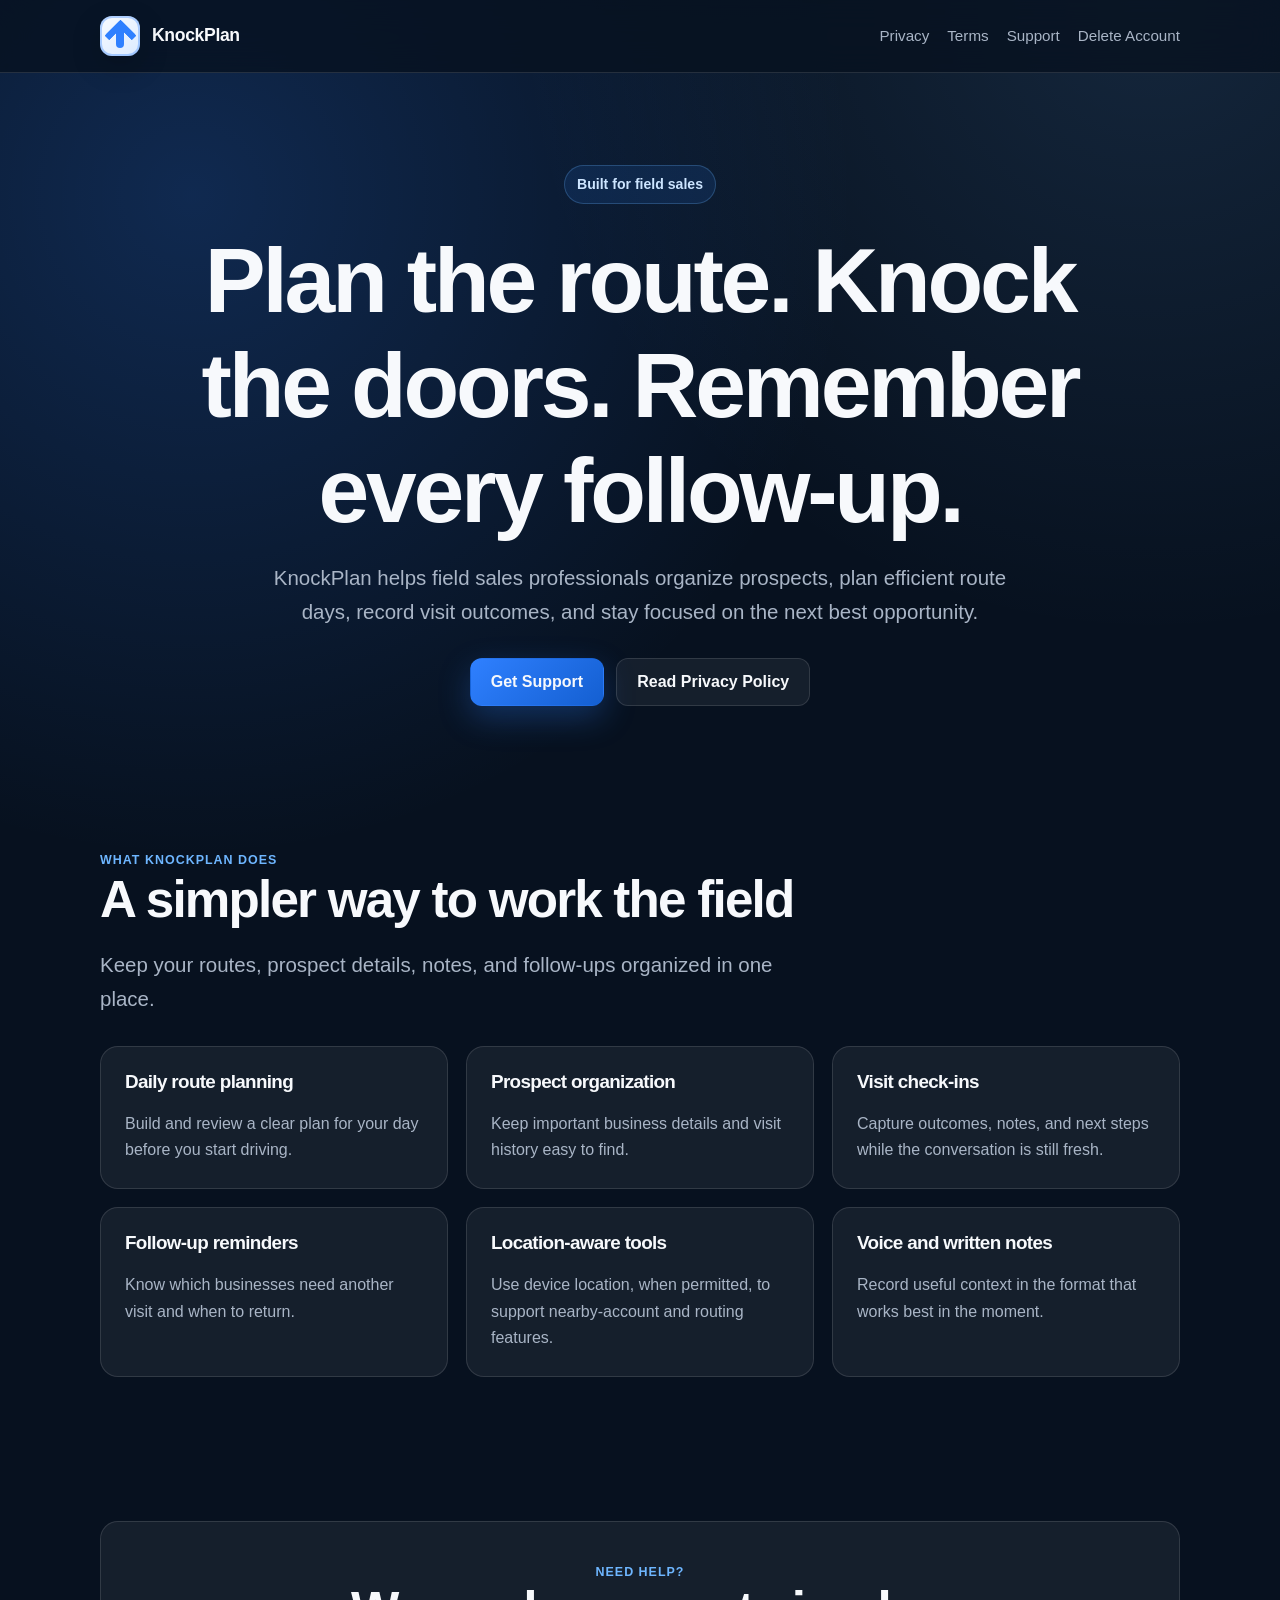
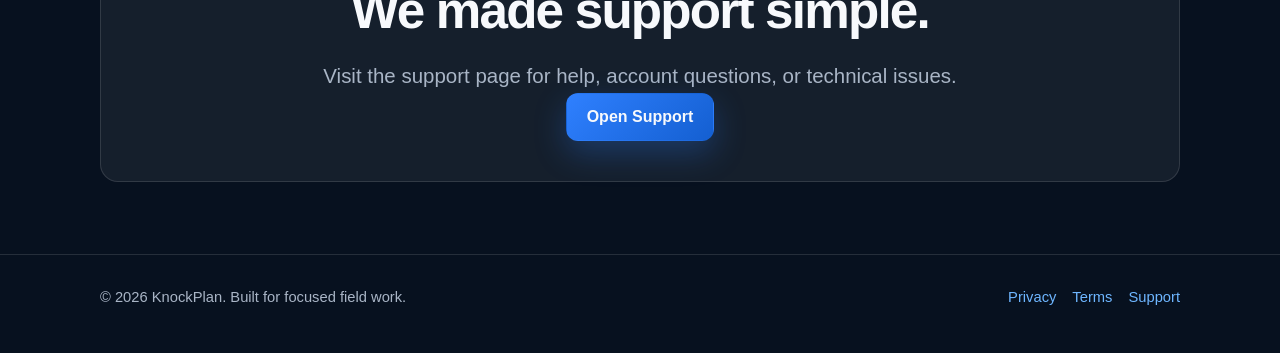
<file: index.html>
<!doctype html>
<html lang="en">
<head>
  <meta charset="utf-8">
  <meta name="viewport" content="width=device-width, initial-scale=1">
  <meta name="description" content="KnockPlan helps field sales professionals plan routes, organize prospects, capture visit outcomes, and manage follow-up.">
  <title>KnockPlan | Smarter Door-Knocking Routes</title>
  <link rel="stylesheet" href="styles.css">
</head>
<body>

<nav class="nav">
  <div class="shell nav-inner">
    <a class="brand" href="index.html">
      <span class="logo" aria-hidden="true"></span>
      <span>KnockPlan</span>
    </a>
    <div class="nav-links">
      <a href="privacy/">Privacy</a>
      <a href="terms/">Terms</a>
      <a href="support/">Support</a>
      <a href="delete-account/">Delete Account</a>
    </div>
  </div>
</nav>

<main>
  <section class="hero shell">
    <div class="badge">Built for field sales</div>
    <h1>Plan the route. Knock the doors. Remember every follow-up.</h1>
    <p class="lead">KnockPlan helps field sales professionals organize prospects, plan efficient route days, record visit outcomes, and stay focused on the next best opportunity.</p>
    <div class="actions">
      <a class="button primary" href="support/">Get Support</a>
      <a class="button" href="privacy/">Read Privacy Policy</a>
    </div>
  </section>

  <section class="section shell">
    <div class="section-head">
      <div class="eyebrow">What KnockPlan does</div>
      <h2>A simpler way to work the field</h2>
      <p class="lead" style="margin:0;text-align:left">Keep your routes, prospect details, notes, and follow-ups organized in one place.</p>
    </div>
    <div class="grid">
      <div class="card"><h3>Daily route planning</h3><p>Build and review a clear plan for your day before you start driving.</p></div>
      <div class="card"><h3>Prospect organization</h3><p>Keep important business details and visit history easy to find.</p></div>
      <div class="card"><h3>Visit check-ins</h3><p>Capture outcomes, notes, and next steps while the conversation is still fresh.</p></div>
      <div class="card"><h3>Follow-up reminders</h3><p>Know which businesses need another visit and when to return.</p></div>
      <div class="card"><h3>Location-aware tools</h3><p>Use device location, when permitted, to support nearby-account and routing features.</p></div>
      <div class="card"><h3>Voice and written notes</h3><p>Record useful context in the format that works best in the moment.</p></div>
    </div>
  </section>

  <section class="section shell">
    <div class="card" style="text-align:center;padding:40px">
      <div class="eyebrow">Need help?</div>
      <h2>We made support simple.</h2>
      <p class="lead">Visit the support page for help, account questions, or technical issues.</p>
      <a class="button primary" href="support/">Open Support</a>
    </div>
  </section>
</main>

<footer>
  <div class="shell footer-inner">
    <div>© 2026 KnockPlan. Built for focused field work.</div>
    <div class="footer-links">
      <a href="privacy/">Privacy</a>
      <a href="terms/">Terms</a>
      <a href="support/">Support</a>
    </div>
  </div>
</footer>

</body>
</html>
</file>
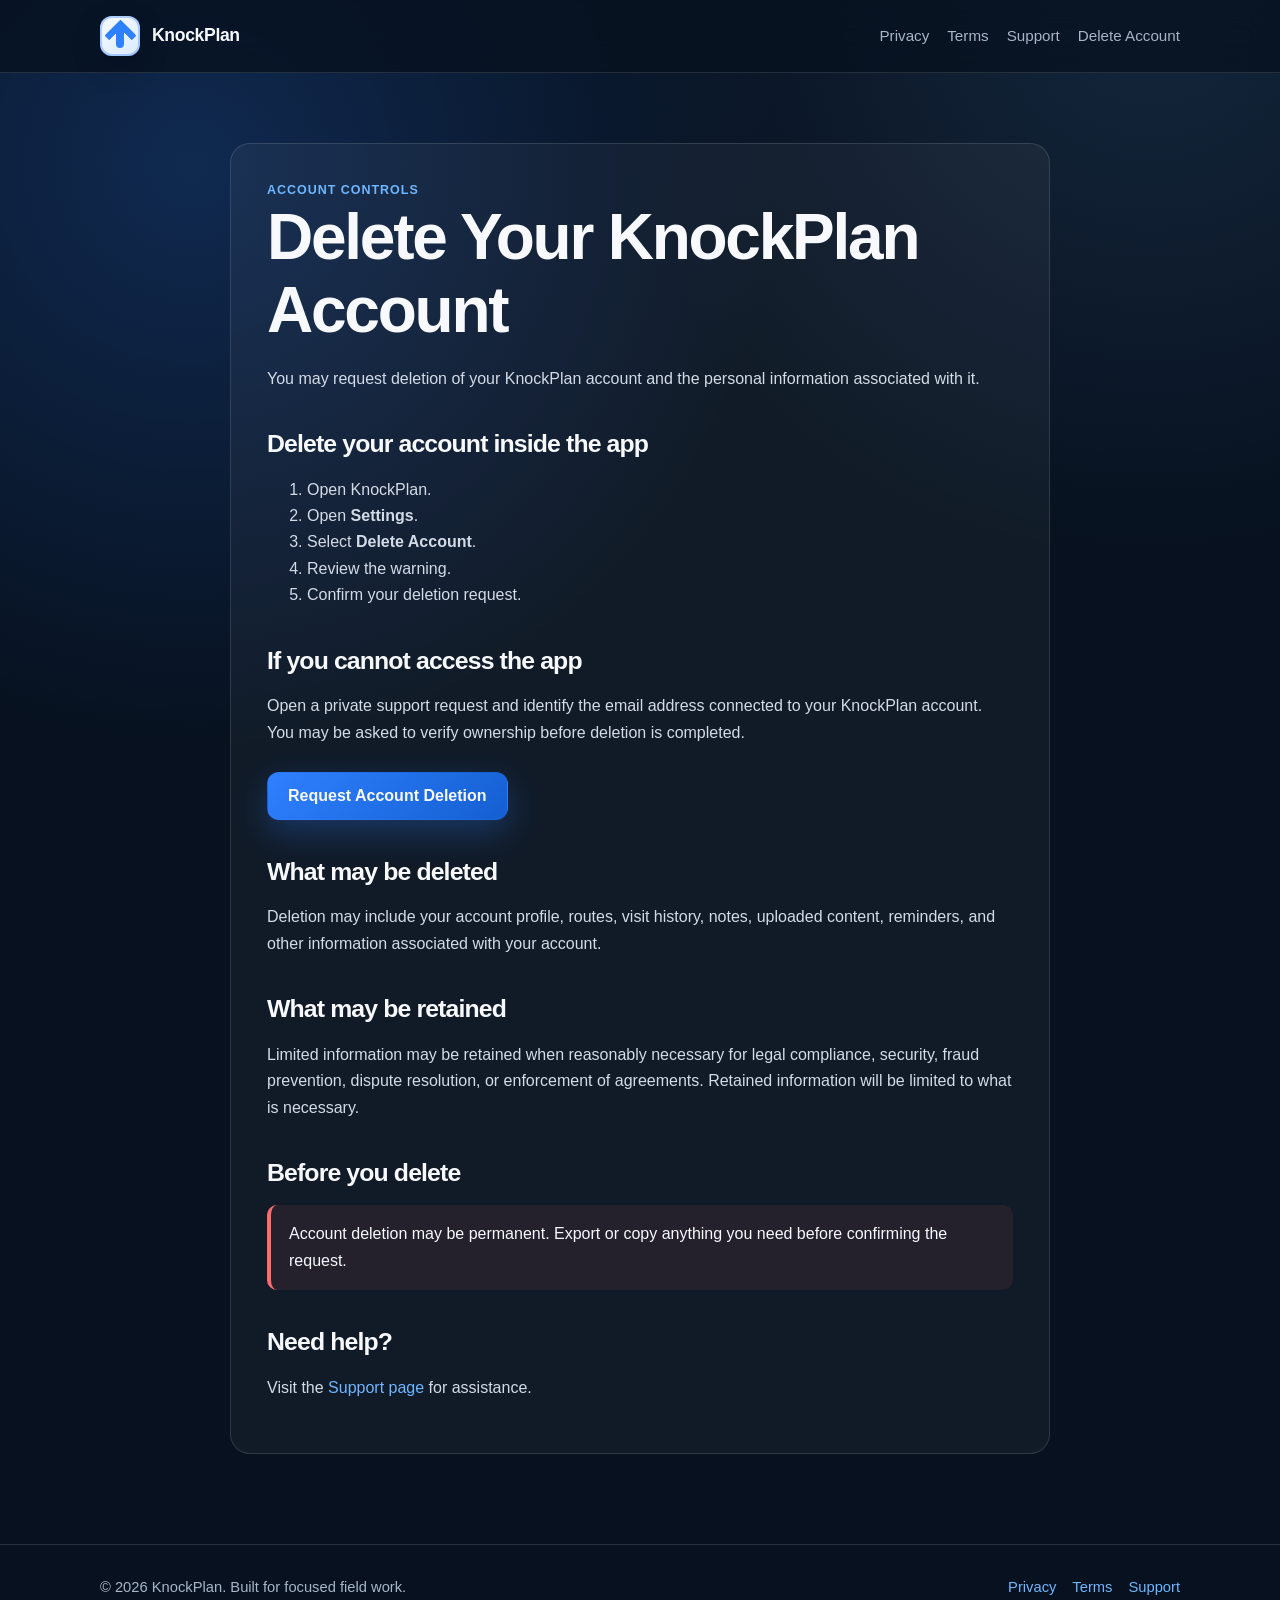
<file: delete-account/index.html>
<!doctype html>
<html lang="en">
<head>
  <meta charset="utf-8">
  <meta name="viewport" content="width=device-width, initial-scale=1">
  <title>Delete Account | KnockPlan</title>
  <link rel="stylesheet" href="../styles.css">
</head>
<body>

<nav class="nav">
  <div class="shell nav-inner">
    <a class="brand" href="../index.html">
      <span class="logo" aria-hidden="true"></span>
      <span>KnockPlan</span>
    </a>
    <div class="nav-links">
      <a href="../privacy/">Privacy</a>
      <a href="../terms/">Terms</a>
      <a href="../support/">Support</a>
      <a href="../delete-account/">Delete Account</a>
    </div>
  </div>
</nav>

<main class="page shell">
<article>
  <div class="eyebrow">Account controls</div>
  <h1>Delete Your KnockPlan Account</h1>
  <p>You may request deletion of your KnockPlan account and the personal information associated with it.</p>

  <h2>Delete your account inside the app</h2>
  <ol>
    <li>Open KnockPlan.</li>
    <li>Open <strong>Settings</strong>.</li>
    <li>Select <strong>Delete Account</strong>.</li>
    <li>Review the warning.</li>
    <li>Confirm your deletion request.</li>
  </ol>

  <h2>If you cannot access the app</h2>
  <p>Open a private support request and identify the email address connected to your KnockPlan account. You may be asked to verify ownership before deletion is completed.</p>

  <div class="actions" style="justify-content:flex-start;margin:26px 0">
    <a class="button primary" href="https://github.com/agentgoof950/knockplan/issues/new?title=KnockPlan%20Account%20Deletion%20Request" target="_blank" rel="noopener">Request Account Deletion</a>
  </div>

  <h2>What may be deleted</h2>
  <p>Deletion may include your account profile, routes, visit history, notes, uploaded content, reminders, and other information associated with your account.</p>

  <h2>What may be retained</h2>
  <p>Limited information may be retained when reasonably necessary for legal compliance, security, fraud prevention, dispute resolution, or enforcement of agreements. Retained information will be limited to what is necessary.</p>

  <h2>Before you delete</h2>
  <div class="notice danger">
    Account deletion may be permanent. Export or copy anything you need before confirming the request.
  </div>

  <h2>Need help?</h2>
  <p>Visit the <a href="../support/">Support page</a> for assistance.</p>
</article>
</main>

<footer>
  <div class="shell footer-inner">
    <div>© 2026 KnockPlan. Built for focused field work.</div>
    <div class="footer-links">
      <a href="../privacy/">Privacy</a>
      <a href="../terms/">Terms</a>
      <a href="../support/">Support</a>
    </div>
  </div>
</footer>

</body>
</html>
</file>
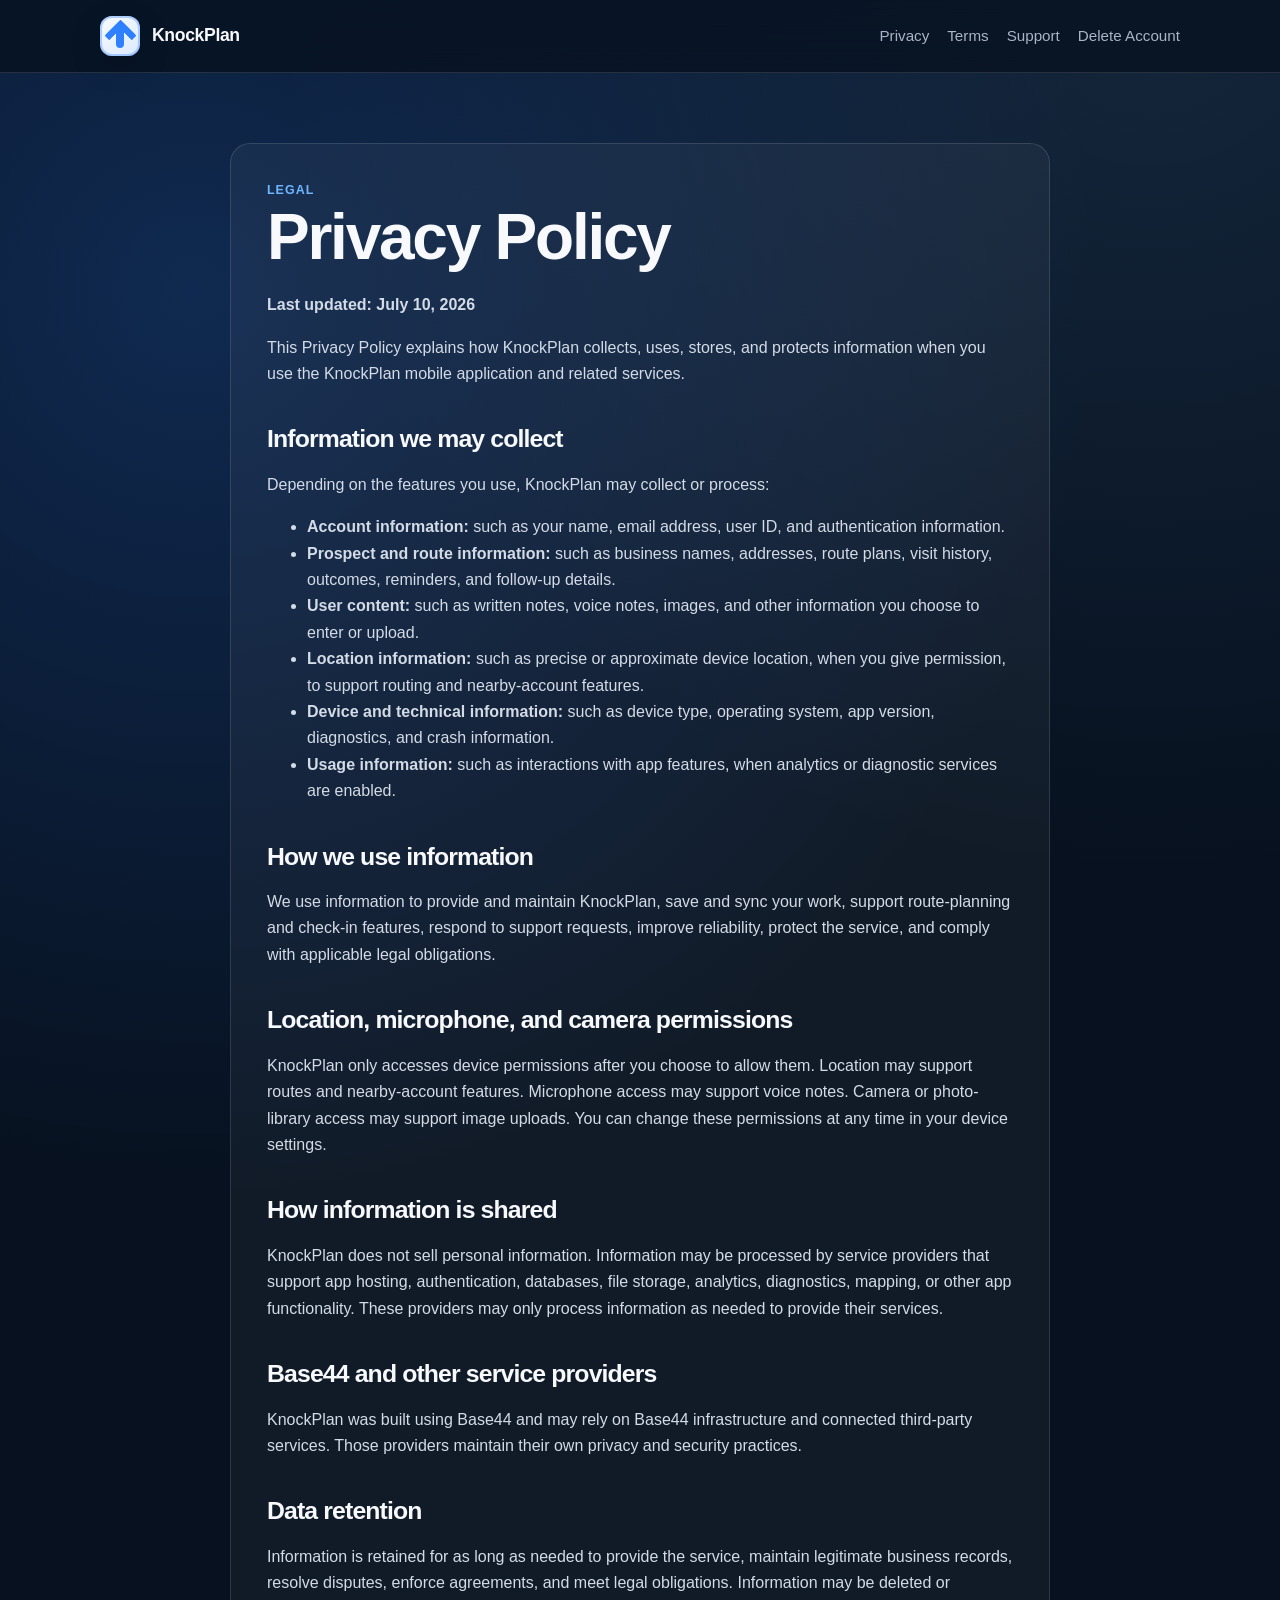
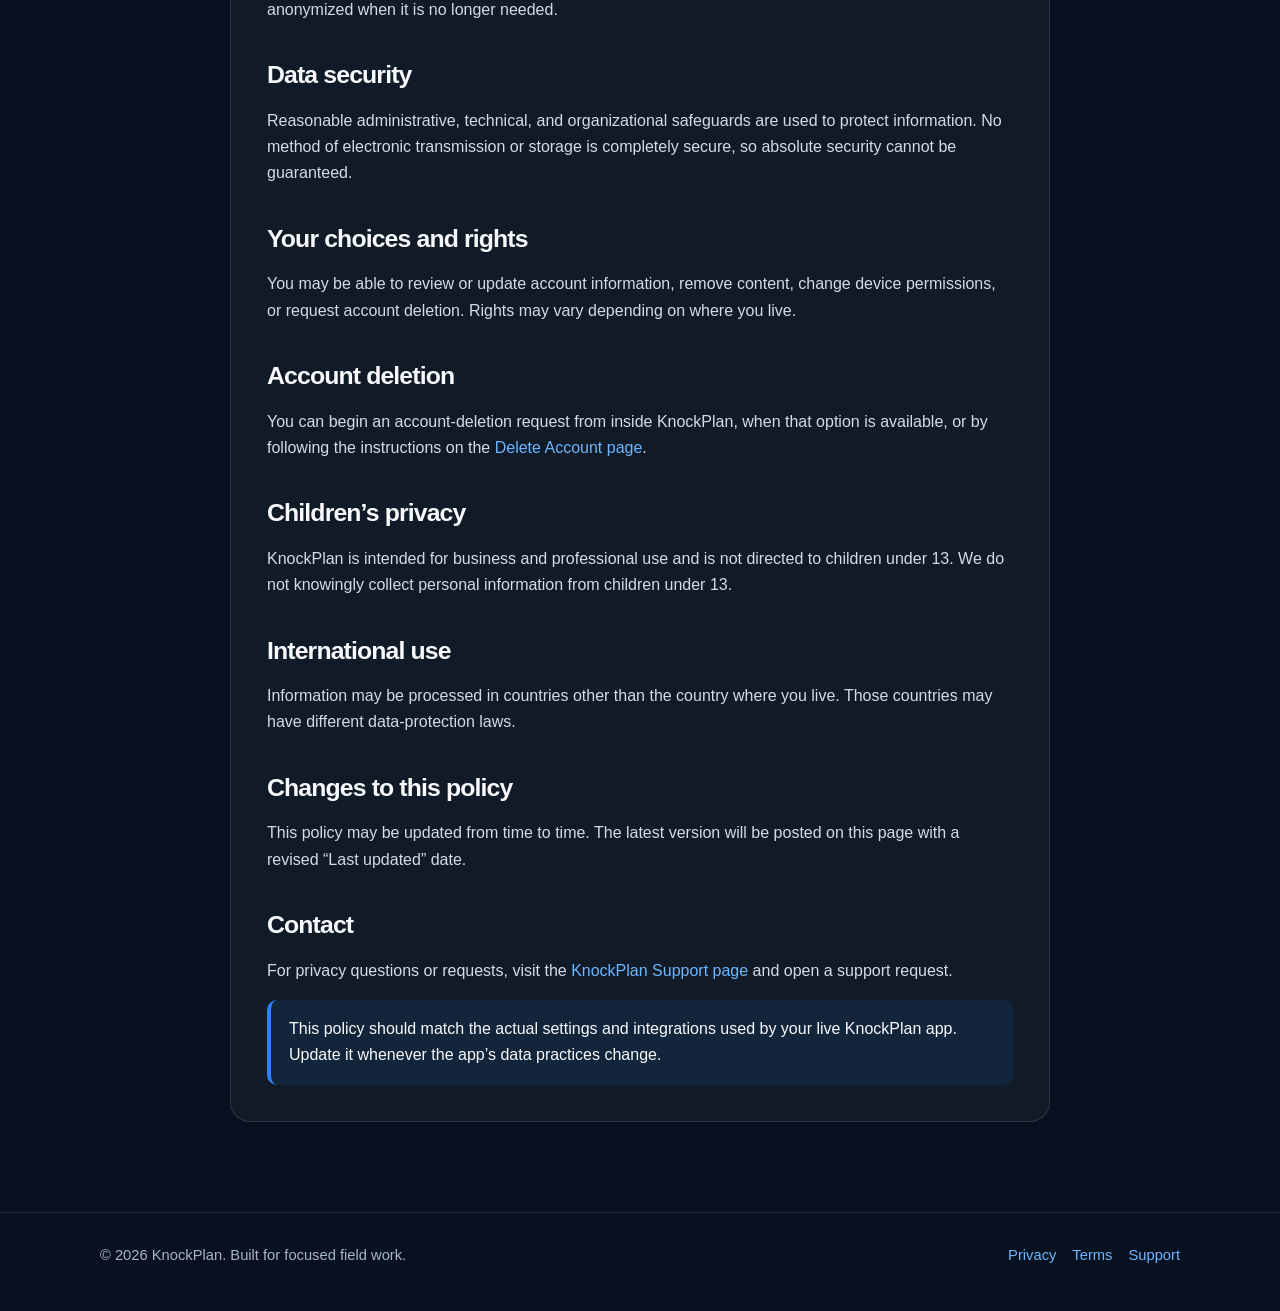
<file: privacy/index.html>
<!doctype html>
<html lang="en">
<head>
  <meta charset="utf-8">
  <meta name="viewport" content="width=device-width, initial-scale=1">
  <title>Privacy Policy | KnockPlan</title>
  <link rel="stylesheet" href="../styles.css">
</head>
<body>

<nav class="nav">
  <div class="shell nav-inner">
    <a class="brand" href="../index.html">
      <span class="logo" aria-hidden="true"></span>
      <span>KnockPlan</span>
    </a>
    <div class="nav-links">
      <a href="../privacy/">Privacy</a>
      <a href="../terms/">Terms</a>
      <a href="../support/">Support</a>
      <a href="../delete-account/">Delete Account</a>
    </div>
  </div>
</nav>

<main class="page shell">
<article>
  <div class="eyebrow">Legal</div>
  <h1>Privacy Policy</h1>
  <p><strong>Last updated: July 10, 2026</strong></p>
  <p>This Privacy Policy explains how KnockPlan collects, uses, stores, and protects information when you use the KnockPlan mobile application and related services.</p>

  <h2>Information we may collect</h2>
  <p>Depending on the features you use, KnockPlan may collect or process:</p>
  <ul>
    <li><strong>Account information:</strong> such as your name, email address, user ID, and authentication information.</li>
    <li><strong>Prospect and route information:</strong> such as business names, addresses, route plans, visit history, outcomes, reminders, and follow-up details.</li>
    <li><strong>User content:</strong> such as written notes, voice notes, images, and other information you choose to enter or upload.</li>
    <li><strong>Location information:</strong> such as precise or approximate device location, when you give permission, to support routing and nearby-account features.</li>
    <li><strong>Device and technical information:</strong> such as device type, operating system, app version, diagnostics, and crash information.</li>
    <li><strong>Usage information:</strong> such as interactions with app features, when analytics or diagnostic services are enabled.</li>
  </ul>

  <h2>How we use information</h2>
  <p>We use information to provide and maintain KnockPlan, save and sync your work, support route-planning and check-in features, respond to support requests, improve reliability, protect the service, and comply with applicable legal obligations.</p>

  <h2>Location, microphone, and camera permissions</h2>
  <p>KnockPlan only accesses device permissions after you choose to allow them. Location may support routes and nearby-account features. Microphone access may support voice notes. Camera or photo-library access may support image uploads. You can change these permissions at any time in your device settings.</p>

  <h2>How information is shared</h2>
  <p>KnockPlan does not sell personal information. Information may be processed by service providers that support app hosting, authentication, databases, file storage, analytics, diagnostics, mapping, or other app functionality. These providers may only process information as needed to provide their services.</p>

  <h2>Base44 and other service providers</h2>
  <p>KnockPlan was built using Base44 and may rely on Base44 infrastructure and connected third-party services. Those providers maintain their own privacy and security practices.</p>

  <h2>Data retention</h2>
  <p>Information is retained for as long as needed to provide the service, maintain legitimate business records, resolve disputes, enforce agreements, and meet legal obligations. Information may be deleted or anonymized when it is no longer needed.</p>

  <h2>Data security</h2>
  <p>Reasonable administrative, technical, and organizational safeguards are used to protect information. No method of electronic transmission or storage is completely secure, so absolute security cannot be guaranteed.</p>

  <h2>Your choices and rights</h2>
  <p>You may be able to review or update account information, remove content, change device permissions, or request account deletion. Rights may vary depending on where you live.</p>

  <h2>Account deletion</h2>
  <p>You can begin an account-deletion request from inside KnockPlan, when that option is available, or by following the instructions on the <a href="../delete-account/">Delete Account page</a>.</p>

  <h2>Children’s privacy</h2>
  <p>KnockPlan is intended for business and professional use and is not directed to children under 13. We do not knowingly collect personal information from children under 13.</p>

  <h2>International use</h2>
  <p>Information may be processed in countries other than the country where you live. Those countries may have different data-protection laws.</p>

  <h2>Changes to this policy</h2>
  <p>This policy may be updated from time to time. The latest version will be posted on this page with a revised “Last updated” date.</p>

  <h2>Contact</h2>
  <p>For privacy questions or requests, visit the <a href="../support/">KnockPlan Support page</a> and open a support request.</p>

  <div class="notice">
    This policy should match the actual settings and integrations used by your live KnockPlan app. Update it whenever the app’s data practices change.
  </div>
</article>
</main>

<footer>
  <div class="shell footer-inner">
    <div>© 2026 KnockPlan. Built for focused field work.</div>
    <div class="footer-links">
      <a href="../privacy/">Privacy</a>
      <a href="../terms/">Terms</a>
      <a href="../support/">Support</a>
    </div>
  </div>
</footer>

</body>
</html>
</file>
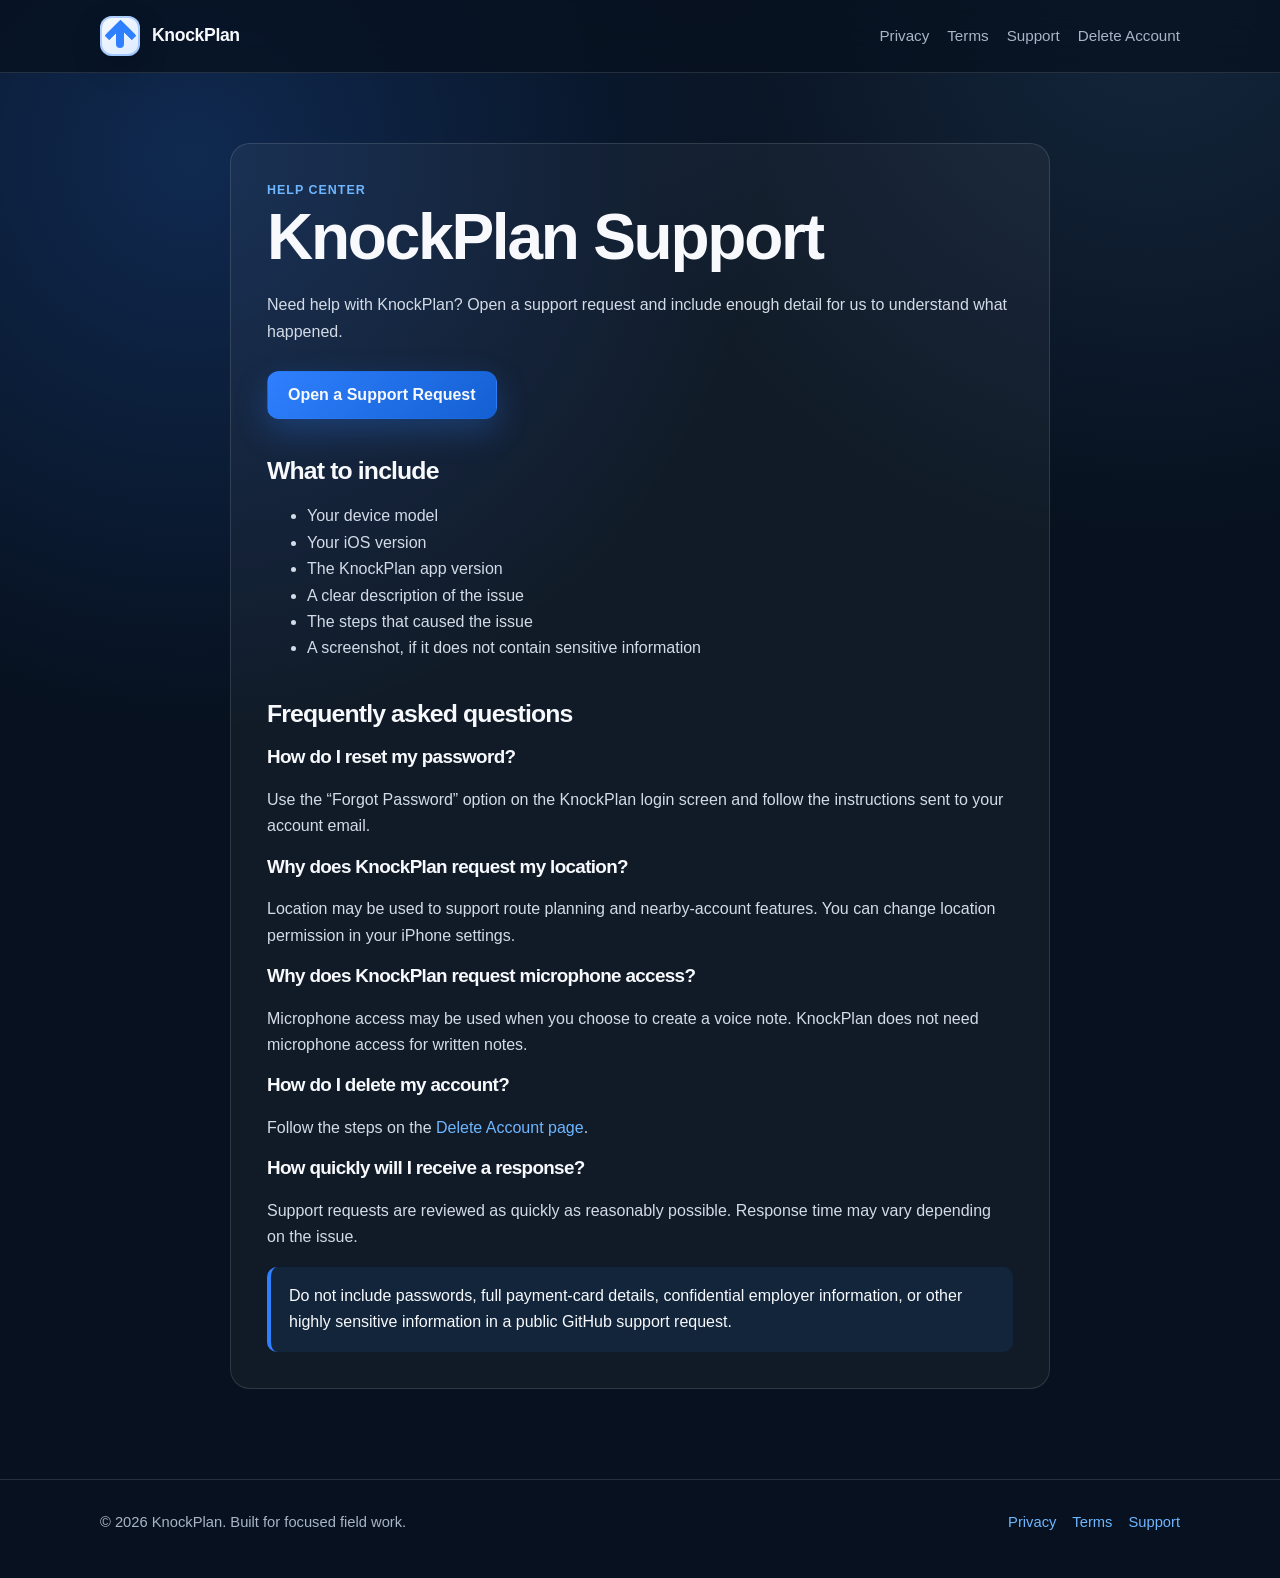
<file: support/index.html>
<!doctype html>
<html lang="en">
<head>
  <meta charset="utf-8">
  <meta name="viewport" content="width=device-width, initial-scale=1">
  <title>Support | KnockPlan</title>
  <link rel="stylesheet" href="../styles.css">
</head>
<body>

<nav class="nav">
  <div class="shell nav-inner">
    <a class="brand" href="../index.html">
      <span class="logo" aria-hidden="true"></span>
      <span>KnockPlan</span>
    </a>
    <div class="nav-links">
      <a href="../privacy/">Privacy</a>
      <a href="../terms/">Terms</a>
      <a href="../support/">Support</a>
      <a href="../delete-account/">Delete Account</a>
    </div>
  </div>
</nav>

<main class="page shell">
<article>
  <div class="eyebrow">Help center</div>
  <h1>KnockPlan Support</h1>
  <p>Need help with KnockPlan? Open a support request and include enough detail for us to understand what happened.</p>

  <div class="actions" style="justify-content:flex-start;margin:26px 0">
    <a class="button primary" href="https://github.com/agentgoof950/knockplan/issues/new" target="_blank" rel="noopener">Open a Support Request</a>
  </div>

  <h2>What to include</h2>
  <ul>
    <li>Your device model</li>
    <li>Your iOS version</li>
    <li>The KnockPlan app version</li>
    <li>A clear description of the issue</li>
    <li>The steps that caused the issue</li>
    <li>A screenshot, if it does not contain sensitive information</li>
  </ul>

  <h2>Frequently asked questions</h2>

  <h3>How do I reset my password?</h3>
  <p>Use the “Forgot Password” option on the KnockPlan login screen and follow the instructions sent to your account email.</p>

  <h3>Why does KnockPlan request my location?</h3>
  <p>Location may be used to support route planning and nearby-account features. You can change location permission in your iPhone settings.</p>

  <h3>Why does KnockPlan request microphone access?</h3>
  <p>Microphone access may be used when you choose to create a voice note. KnockPlan does not need microphone access for written notes.</p>

  <h3>How do I delete my account?</h3>
  <p>Follow the steps on the <a href="../delete-account/">Delete Account page</a>.</p>

  <h3>How quickly will I receive a response?</h3>
  <p>Support requests are reviewed as quickly as reasonably possible. Response time may vary depending on the issue.</p>

  <div class="notice">
    Do not include passwords, full payment-card details, confidential employer information, or other highly sensitive information in a public GitHub support request.
  </div>
</article>
</main>

<footer>
  <div class="shell footer-inner">
    <div>© 2026 KnockPlan. Built for focused field work.</div>
    <div class="footer-links">
      <a href="../privacy/">Privacy</a>
      <a href="../terms/">Terms</a>
      <a href="../support/">Support</a>
    </div>
  </div>
</footer>

</body>
</html>
</file>
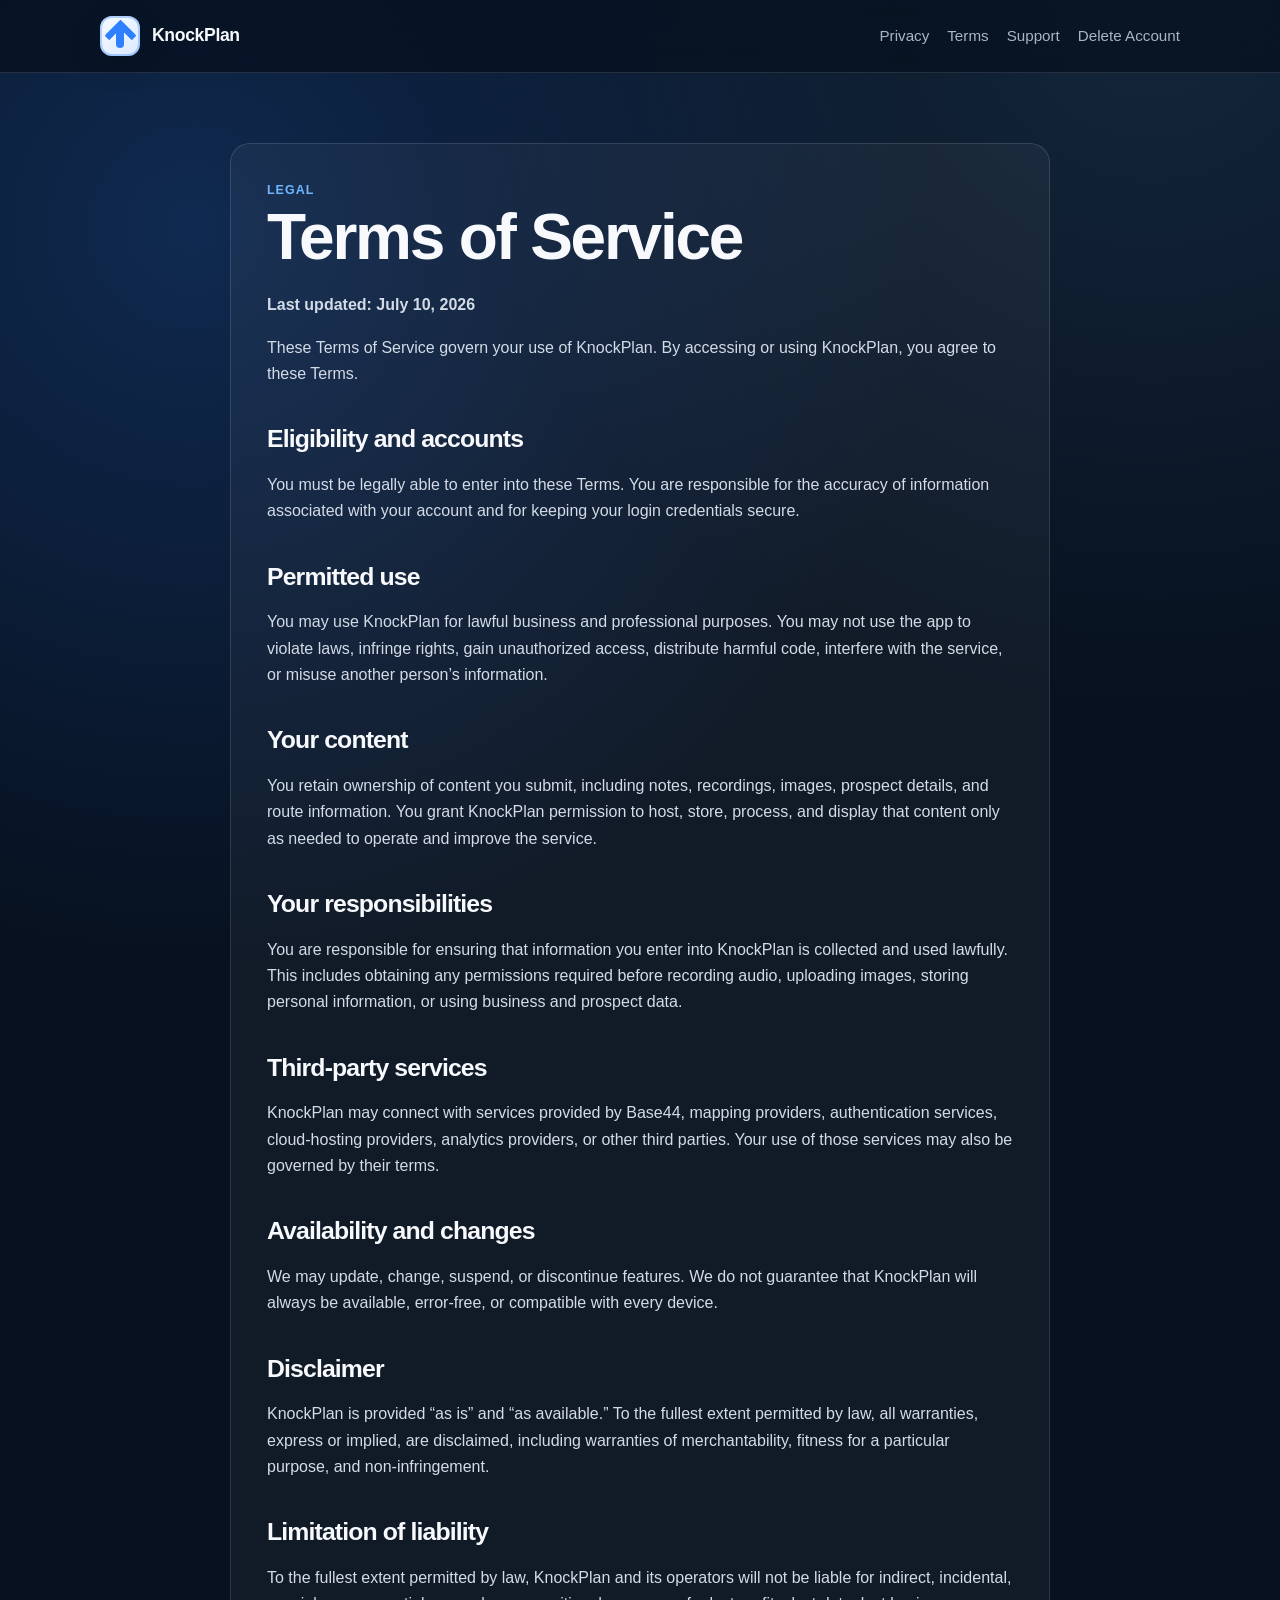
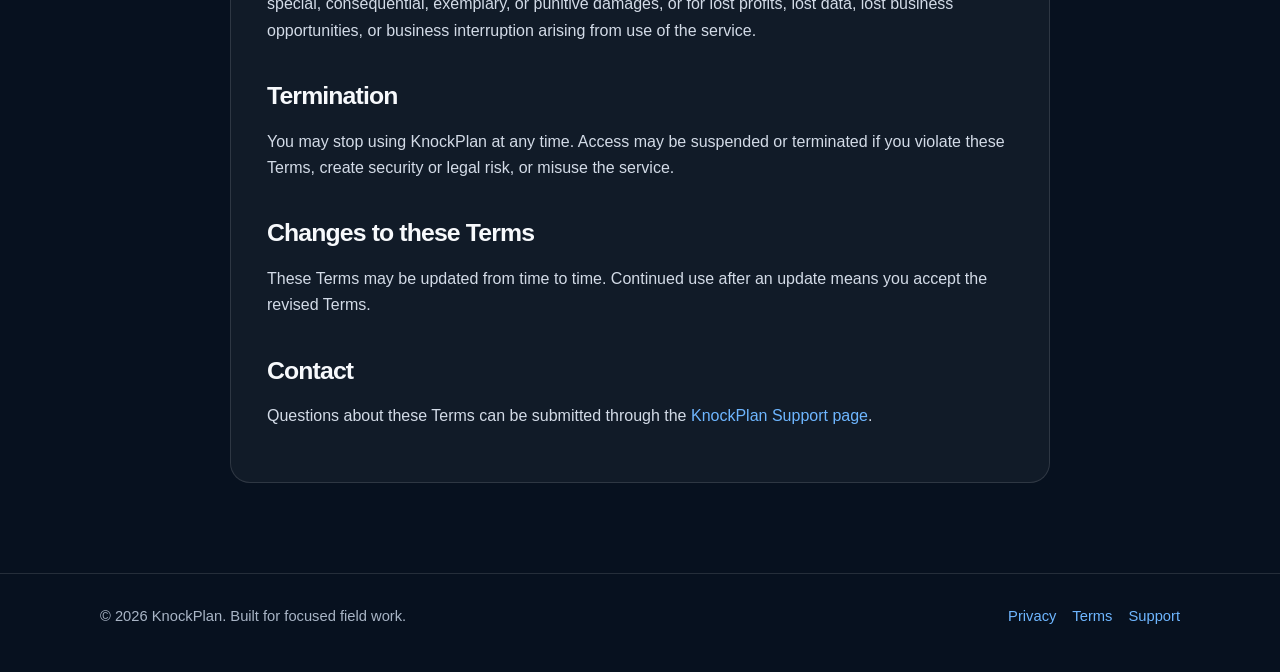
<file: terms/index.html>
<!doctype html>
<html lang="en">
<head>
  <meta charset="utf-8">
  <meta name="viewport" content="width=device-width, initial-scale=1">
  <title>Terms of Service | KnockPlan</title>
  <link rel="stylesheet" href="../styles.css">
</head>
<body>

<nav class="nav">
  <div class="shell nav-inner">
    <a class="brand" href="../index.html">
      <span class="logo" aria-hidden="true"></span>
      <span>KnockPlan</span>
    </a>
    <div class="nav-links">
      <a href="../privacy/">Privacy</a>
      <a href="../terms/">Terms</a>
      <a href="../support/">Support</a>
      <a href="../delete-account/">Delete Account</a>
    </div>
  </div>
</nav>

<main class="page shell">
<article>
  <div class="eyebrow">Legal</div>
  <h1>Terms of Service</h1>
  <p><strong>Last updated: July 10, 2026</strong></p>
  <p>These Terms of Service govern your use of KnockPlan. By accessing or using KnockPlan, you agree to these Terms.</p>

  <h2>Eligibility and accounts</h2>
  <p>You must be legally able to enter into these Terms. You are responsible for the accuracy of information associated with your account and for keeping your login credentials secure.</p>

  <h2>Permitted use</h2>
  <p>You may use KnockPlan for lawful business and professional purposes. You may not use the app to violate laws, infringe rights, gain unauthorized access, distribute harmful code, interfere with the service, or misuse another person’s information.</p>

  <h2>Your content</h2>
  <p>You retain ownership of content you submit, including notes, recordings, images, prospect details, and route information. You grant KnockPlan permission to host, store, process, and display that content only as needed to operate and improve the service.</p>

  <h2>Your responsibilities</h2>
  <p>You are responsible for ensuring that information you enter into KnockPlan is collected and used lawfully. This includes obtaining any permissions required before recording audio, uploading images, storing personal information, or using business and prospect data.</p>

  <h2>Third-party services</h2>
  <p>KnockPlan may connect with services provided by Base44, mapping providers, authentication services, cloud-hosting providers, analytics providers, or other third parties. Your use of those services may also be governed by their terms.</p>

  <h2>Availability and changes</h2>
  <p>We may update, change, suspend, or discontinue features. We do not guarantee that KnockPlan will always be available, error-free, or compatible with every device.</p>

  <h2>Disclaimer</h2>
  <p>KnockPlan is provided “as is” and “as available.” To the fullest extent permitted by law, all warranties, express or implied, are disclaimed, including warranties of merchantability, fitness for a particular purpose, and non-infringement.</p>

  <h2>Limitation of liability</h2>
  <p>To the fullest extent permitted by law, KnockPlan and its operators will not be liable for indirect, incidental, special, consequential, exemplary, or punitive damages, or for lost profits, lost data, lost business opportunities, or business interruption arising from use of the service.</p>

  <h2>Termination</h2>
  <p>You may stop using KnockPlan at any time. Access may be suspended or terminated if you violate these Terms, create security or legal risk, or misuse the service.</p>

  <h2>Changes to these Terms</h2>
  <p>These Terms may be updated from time to time. Continued use after an update means you accept the revised Terms.</p>

  <h2>Contact</h2>
  <p>Questions about these Terms can be submitted through the <a href="../support/">KnockPlan Support page</a>.</p>
</article>
</main>

<footer>
  <div class="shell footer-inner">
    <div>© 2026 KnockPlan. Built for focused field work.</div>
    <div class="footer-links">
      <a href="../privacy/">Privacy</a>
      <a href="../terms/">Terms</a>
      <a href="../support/">Support</a>
    </div>
  </div>
</footer>

</body>
</html>
</file>
<file: styles.css>
:root {
  --bg: #07111f;
  --bg-soft: #0d1a2b;
  --card: rgba(255,255,255,0.06);
  --card-border: rgba(255,255,255,0.12);
  --text: #f7f9fc;
  --muted: #a9b5c6;
  --blue: #2f80ff;
  --blue-2: #6eb6ff;
  --danger: #ff6b6b;
  --max: 1080px;
}

* { box-sizing: border-box; }

html { scroll-behavior: smooth; }

body {
  margin: 0;
  font-family: Inter, ui-sans-serif, -apple-system, BlinkMacSystemFont, "Segoe UI", sans-serif;
  background:
    radial-gradient(circle at 15% 10%, rgba(47,128,255,.22), transparent 32%),
    radial-gradient(circle at 90% 0%, rgba(110,182,255,.13), transparent 28%),
    var(--bg);
  color: var(--text);
  line-height: 1.65;
}

a { color: var(--blue-2); text-decoration: none; }
a:hover { text-decoration: underline; }

.shell { width: min(calc(100% - 32px), var(--max)); margin: 0 auto; }

.nav {
  position: sticky;
  top: 0;
  z-index: 20;
  backdrop-filter: blur(16px);
  background: rgba(7,17,31,.78);
  border-bottom: 1px solid var(--card-border);
}

.nav-inner {
  min-height: 72px;
  display: flex;
  align-items: center;
  justify-content: space-between;
  gap: 20px;
}

.brand {
  display: flex;
  align-items: center;
  gap: 12px;
  color: var(--text);
  font-weight: 800;
  letter-spacing: -.02em;
  font-size: 1.1rem;
}

.logo {
  width: 40px;
  height: 40px;
  border-radius: 12px;
  background: linear-gradient(145deg, #f8fbff, #dbeaff);
  position: relative;
  box-shadow: inset 0 0 0 2px rgba(47,128,255,.35), 0 10px 30px rgba(0,0,0,.2);
}

.logo:before {
  content: "";
  position: absolute;
  width: 8px;
  height: 22px;
  background: var(--blue);
  border-radius: 999px;
  left: 16px;
  top: 10px;
}

.logo:after {
  content: "";
  position: absolute;
  width: 16px;
  height: 16px;
  border-left: 7px solid var(--blue);
  border-top: 7px solid var(--blue);
  transform: rotate(45deg);
  left: 9px;
  top: 8px;
  border-radius: 2px;
}

.nav-links {
  display: flex;
  flex-wrap: wrap;
  gap: 18px;
  font-size: .95rem;
}

.nav-links a { color: var(--muted); }
.nav-links a:hover { color: var(--text); text-decoration: none; }

.hero {
  padding: 92px 0 72px;
  text-align: center;
}

.badge {
  display: inline-flex;
  align-items: center;
  gap: 8px;
  padding: 7px 12px;
  border-radius: 999px;
  background: rgba(47,128,255,.12);
  border: 1px solid rgba(110,182,255,.25);
  color: #cde5ff;
  font-size: .88rem;
  font-weight: 700;
}

h1, h2, h3 { line-height: 1.15; letter-spacing: -.035em; }

h1 {
  font-size: clamp(2.8rem, 8vw, 5.7rem);
  max-width: 900px;
  margin: 24px auto 18px;
}

h2 {
  font-size: clamp(2rem, 5vw, 3.2rem);
  margin: 0 0 18px;
}

h3 { font-size: 1.18rem; margin-top: 0; }

.lead {
  color: var(--muted);
  font-size: clamp(1.05rem, 2.2vw, 1.28rem);
  max-width: 760px;
  margin: 0 auto 30px;
}

.actions {
  display: flex;
  justify-content: center;
  gap: 12px;
  flex-wrap: wrap;
}

.button {
  display: inline-flex;
  align-items: center;
  justify-content: center;
  min-height: 48px;
  padding: 0 20px;
  border-radius: 12px;
  font-weight: 800;
  border: 1px solid var(--card-border);
  color: var(--text);
  background: var(--card);
}

.button.primary {
  background: linear-gradient(135deg, var(--blue), #145fd1);
  border-color: transparent;
  box-shadow: 0 12px 32px rgba(47,128,255,.28);
}

.button:hover { text-decoration: none; transform: translateY(-1px); }

.grid {
  display: grid;
  grid-template-columns: repeat(3, 1fr);
  gap: 18px;
}

.card {
  padding: 24px;
  background: var(--card);
  border: 1px solid var(--card-border);
  border-radius: 18px;
}

.card p { color: var(--muted); margin-bottom: 0; }

.section { padding: 72px 0; }

.section-head {
  max-width: 700px;
  margin-bottom: 30px;
}

.eyebrow {
  color: var(--blue-2);
  font-weight: 800;
  letter-spacing: .08em;
  text-transform: uppercase;
  font-size: .78rem;
}

.page {
  padding: 70px 0 90px;
}

.page article {
  max-width: 820px;
  margin: 0 auto;
  padding: 36px;
  border-radius: 20px;
  background: rgba(255,255,255,.045);
  border: 1px solid var(--card-border);
}

.page article h1 {
  font-size: clamp(2.3rem, 6vw, 4rem);
  text-align: left;
  margin-top: 0;
}

.page article h2 {
  font-size: 1.55rem;
  margin-top: 38px;
}

.page article p,
.page article li { color: #d3dbe7; }

.notice {
  padding: 16px 18px;
  border-left: 4px solid var(--blue);
  background: rgba(47,128,255,.09);
  border-radius: 10px;
}

.danger {
  border-left-color: var(--danger);
  background: rgba(255,107,107,.08);
}

footer {
  padding: 30px 0 44px;
  color: var(--muted);
  border-top: 1px solid var(--card-border);
  font-size: .92rem;
}

.footer-inner {
  display: flex;
  justify-content: space-between;
  gap: 18px;
  flex-wrap: wrap;
}

.footer-links { display: flex; gap: 16px; flex-wrap: wrap; }

@media (max-width: 760px) {
  .nav-inner { align-items: flex-start; padding: 16px 0; flex-direction: column; }
  .grid { grid-template-columns: 1fr; }
  .hero { padding-top: 68px; }
  .page article { padding: 24px; }
}
</file>
